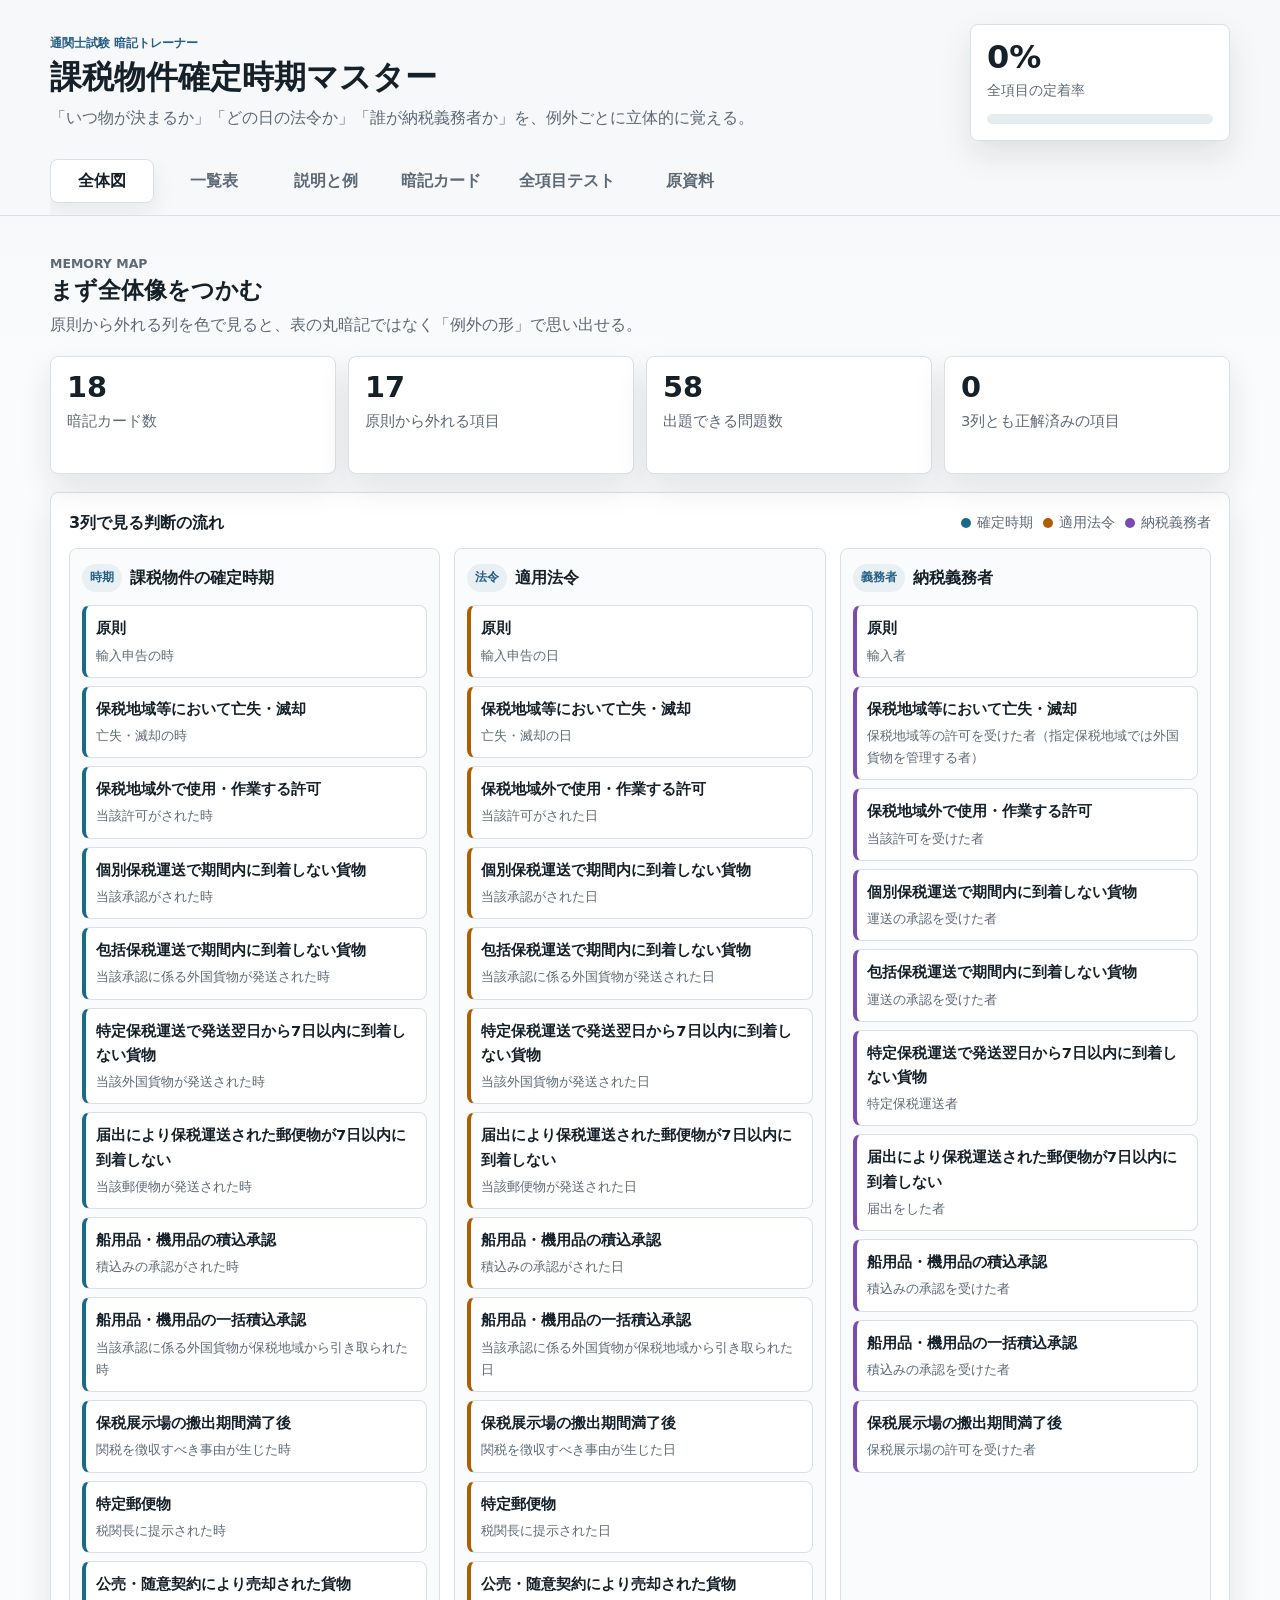
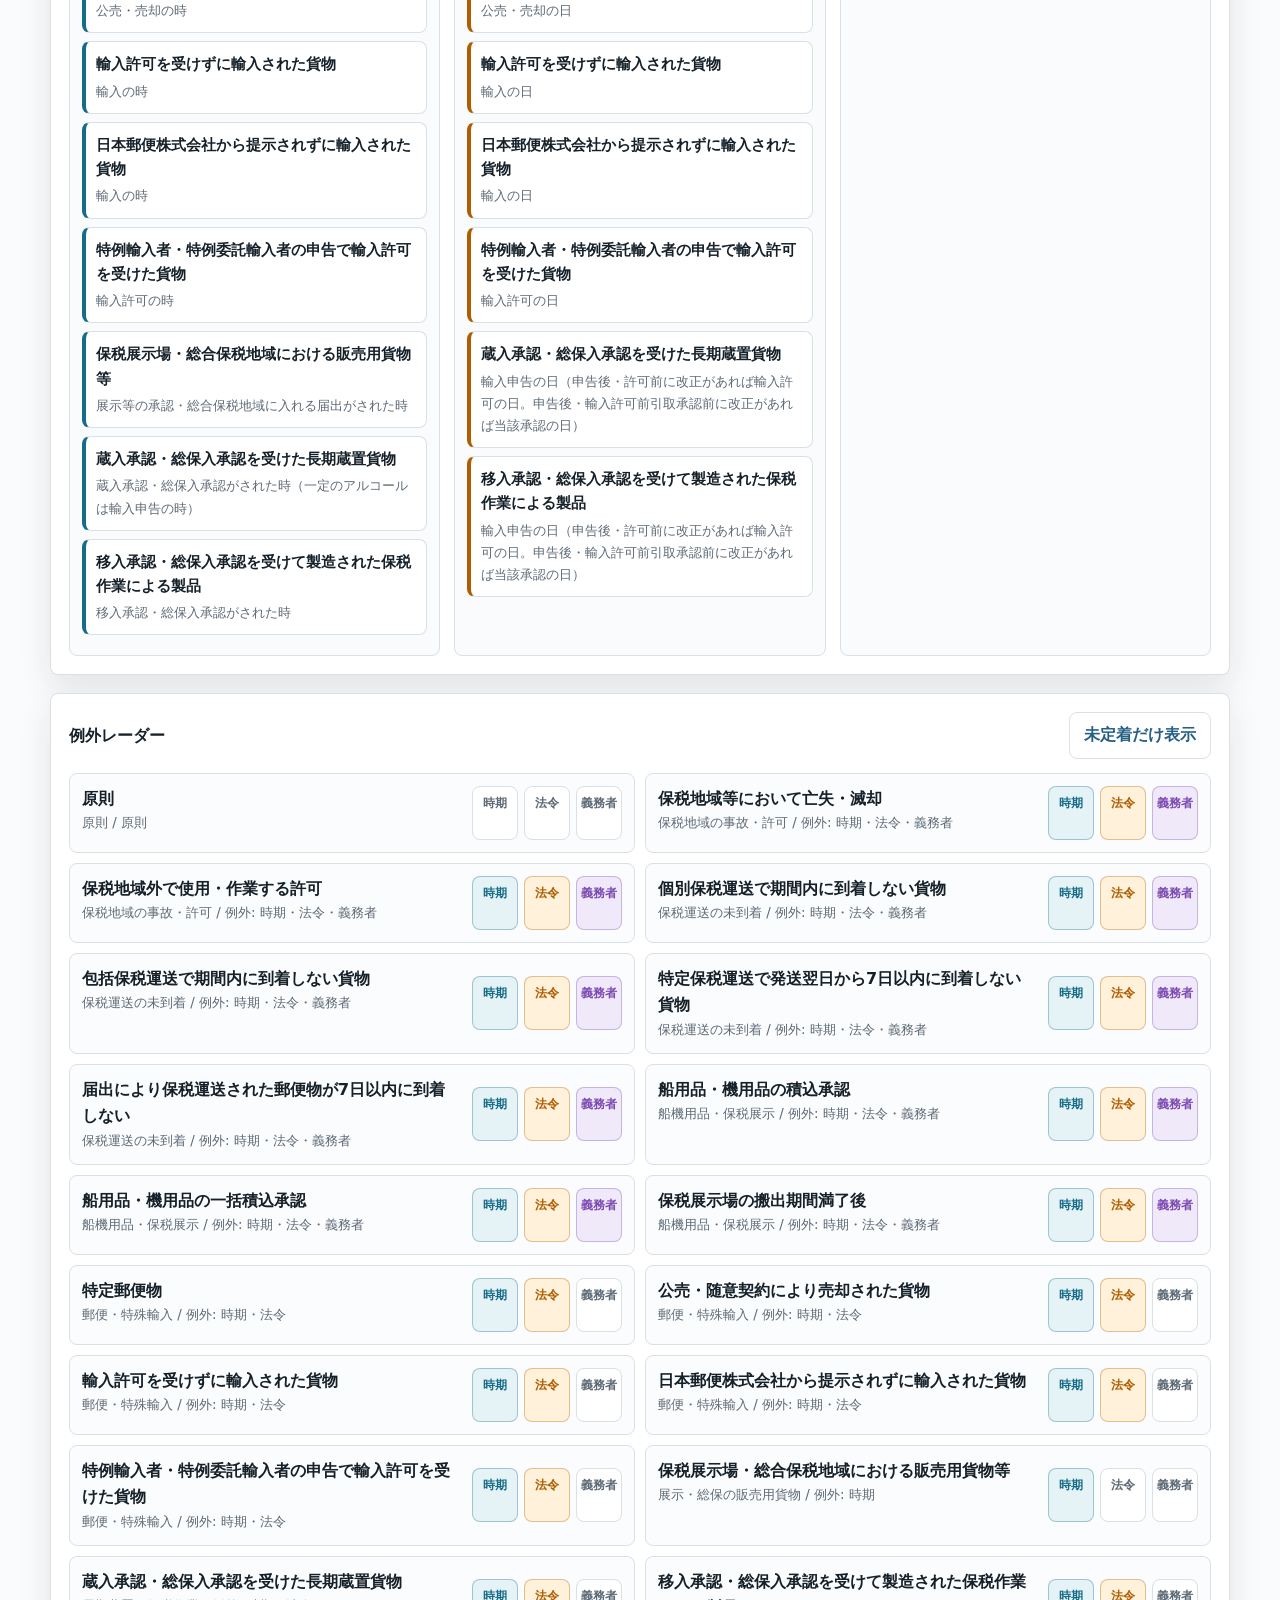
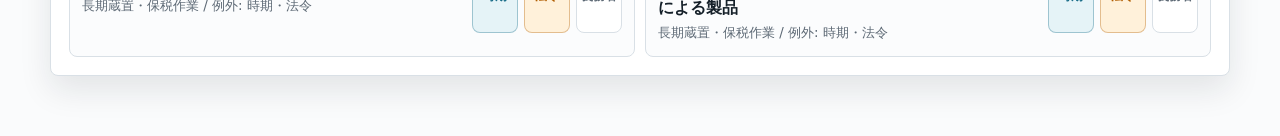
<file: customs-duty-master/index.html>
<!doctype html>
<html lang="ja">
  <head>
    <meta charset="utf-8" />
    <meta name="viewport" content="width=device-width, initial-scale=1" />
    <title>課税物件確定時期マスター</title>
    <link rel="icon" href="data:," />
    <link rel="stylesheet" href="styles.css" />
  </head>
  <body>
    <header class="app-header">
      <div class="header-inner">
        <div>
          <p class="eyebrow">通関士試験 暗記トレーナー</p>
          <h1>課税物件確定時期マスター</h1>
          <p class="lead">「いつ物が決まるか」「どの日の法令か」「誰が納税義務者か」を、例外ごとに立体的に覚える。</p>
        </div>
        <div class="score-panel" aria-label="学習進捗">
          <div class="score-number" id="masteryPercent">0%</div>
          <div class="score-copy">全項目の定着率</div>
          <div class="progress-track" aria-hidden="true">
            <div class="progress-fill" id="masteryBar"></div>
          </div>
        </div>
      </div>
      <nav class="tabs" aria-label="学習メニュー">
        <button class="tab is-active" data-tab="overview">全体図</button>
        <button class="tab" data-tab="matrix">一覧表</button>
        <button class="tab" data-tab="examples">説明と例</button>
        <button class="tab" data-tab="cards">暗記カード</button>
        <button class="tab" data-tab="quiz">全項目テスト</button>
        <button class="tab" data-tab="sources">原資料</button>
      </nav>
    </header>

    <main>
      <section class="view is-active" id="overview">
        <div class="section-heading">
          <p class="eyebrow">Memory Map</p>
          <h2>まず全体像をつかむ</h2>
          <p>原則から外れる列を色で見ると、表の丸暗記ではなく「例外の形」で思い出せる。</p>
        </div>
        <div class="summary-grid" id="summaryGrid"></div>
        <div class="visual-board">
          <div class="board-head">
            <h3>3列で見る判断の流れ</h3>
            <div class="legend">
              <span><i class="dot dot-time"></i>確定時期</span>
              <span><i class="dot dot-law"></i>適用法令</span>
              <span><i class="dot dot-tax"></i>納税義務者</span>
            </div>
          </div>
          <div class="flow-lanes" id="flowLanes"></div>
        </div>
        <div class="exception-board">
          <div class="board-head">
            <h3>例外レーダー</h3>
            <button class="ghost-button" id="toggleOnlyWeak">未定着だけ表示</button>
          </div>
          <div class="radar-list" id="radarList"></div>
        </div>
      </section>

      <section class="view" id="matrix">
        <div class="section-heading">
          <p class="eyebrow">Reference</p>
          <h2>表を崩して覚える</h2>
          <p>各行をカード化し、原則と違う列だけを強調している。</p>
        </div>
        <div class="toolbar">
          <label class="search-box">
            <span>検索</span>
            <input id="searchInput" type="search" placeholder="例: 保税運送、郵便、承認" />
          </label>
          <select id="groupFilter" aria-label="分類で絞り込み">
            <option value="all">すべての分類</option>
          </select>
        </div>
        <div class="table-wrap">
          <table class="study-table">
            <thead>
              <tr>
                <th>対象</th>
                <th>課税物件の確定時期</th>
                <th>適用法令</th>
                <th>納税義務者</th>
                <th>例外の形</th>
              </tr>
            </thead>
            <tbody id="matrixBody"></tbody>
          </table>
        </div>
      </section>

      <section class="view" id="examples">
        <div class="section-heading">
          <p class="eyebrow">Understanding</p>
          <h2>説明と例でつなげる</h2>
          <p>状況を具体例に変換して、試験問題の文章から表の行へ戻れるようにする。</p>
        </div>
        <div class="example-grid" id="exampleGrid"></div>
      </section>

      <section class="view" id="cards">
        <div class="section-heading">
          <p class="eyebrow">Flash Cards</p>
          <h2>1枚ずつ即答する</h2>
          <p>表面は状況、裏面は3列の答え。弱いカードは全体図でも目立つ。</p>
        </div>
        <div class="card-stage">
          <div class="flash-card" id="flashCard" tabindex="0" role="button" aria-label="暗記カードをめくる"></div>
          <div class="card-controls">
            <button class="secondary-button" id="prevCard">前へ</button>
            <button class="primary-button" id="flipCard">答えを見る</button>
            <button class="secondary-button" id="nextCard">次へ</button>
          </div>
          <div class="card-controls">
            <button class="mark-button good" id="markMastered">覚えた</button>
            <button class="mark-button weak" id="markWeak">あやしい</button>
          </div>
        </div>
      </section>

      <section class="view" id="quiz">
        <div class="section-heading">
          <p class="eyebrow">Quiz</p>
          <h2>全範囲を出題で固める</h2>
          <p>各行の「確定時期・適用法令・納税義務者」をすべて問題化。補足ルールも別問にしている。</p>
        </div>
        <div class="quiz-layout">
          <aside class="quiz-side">
            <button class="primary-button wide" id="startAllQuiz">全項目テスト開始</button>
            <button class="secondary-button wide" id="startQuickQuiz">ランダム10問</button>
            <button class="ghost-button wide" id="resetProgress">進捗をリセット</button>
            <div class="coverage-panel">
              <h3>カバー状況</h3>
              <div class="coverage-grid" id="coverageGrid"></div>
            </div>
          </aside>
          <div class="quiz-panel" id="quizPanel">
            <div class="empty-state">
              <h3>出題モードを選ぶ</h3>
              <p>全項目テストは、画像4枚の表にある各行を3列すべて確認する。</p>
            </div>
          </div>
        </div>
      </section>

      <section class="view" id="sources">
        <div class="section-heading">
          <p class="eyebrow">Source Images</p>
          <h2>元画像で確認する</h2>
          <p>迷ったときは原資料に戻り、表の位置ごと記憶する。</p>
        </div>
        <div class="source-grid">
          <figure>
            <img src="S__109862923_0.jpg" alt="原則と主要例外の表" />
            <figcaption>原則、保税地域、保税運送、船機用品、保税展示場</figcaption>
          </figure>
          <figure>
            <img src="S__109862924_0.jpg" alt="特定郵便物などの表" />
            <figcaption>特定郵便物、公売、無許可輸入、日本郵便、特例輸入</figcaption>
          </figure>
          <figure>
            <img src="S__109862925_0.jpg" alt="課税物件確定時期のみ例外の解説" />
            <figcaption>保税展示場・総合保税地域における販売用貨物等</figcaption>
          </figure>
          <figure>
            <img src="S__109862926_0.jpg" alt="適用法令の例外と長期蔵置貨物の表" />
            <figcaption>輸入許可前引取承認、長期蔵置貨物、保税作業による製品</figcaption>
          </figure>
        </div>
      </section>
    </main>

    <script src="app.js"></script>
  </body>
</html>
</file>
<file: customs-duty-master/styles.css>
:root {
  --ink: #152029;
  --muted: #5d6975;
  --line: #d9e0e6;
  --paper: #f6f8f9;
  --panel: #ffffff;
  --time: #176b87;
  --law: #b05d00;
  --tax: #7b4ab1;
  --good: #1f7a4d;
  --weak: #bd4b39;
  --accent: #255f85;
  --soft-time: #e5f3f7;
  --soft-law: #fff1da;
  --soft-tax: #f0e9fa;
  --soft-good: #e6f4ed;
  --soft-weak: #fdecea;
  --shadow: 0 14px 32px rgba(20, 31, 43, 0.1);
}

* {
  box-sizing: border-box;
  letter-spacing: 0;
}

html {
  scroll-behavior: smooth;
}

body {
  margin: 0;
  color: var(--ink);
  background:
    linear-gradient(180deg, rgba(240, 244, 247, 0.96), rgba(250, 251, 252, 1) 360px),
    var(--paper);
  font-family:
    "Yu Gothic UI",
    "Yu Gothic",
    "Hiragino Kaku Gothic ProN",
    Meiryo,
    system-ui,
    sans-serif;
  font-size: 16px;
  line-height: 1.65;
}

button,
input,
select {
  font: inherit;
}

button {
  cursor: pointer;
}

.app-header {
  position: sticky;
  top: 0;
  z-index: 10;
  background: rgba(246, 248, 249, 0.94);
  border-bottom: 1px solid var(--line);
  backdrop-filter: blur(14px);
}

.header-inner {
  display: grid;
  grid-template-columns: minmax(0, 1fr) 260px;
  gap: 24px;
  width: min(1180px, calc(100% - 32px));
  margin: 0 auto;
  padding: 24px 0 18px;
  align-items: center;
}

.eyebrow {
  margin: 0 0 4px;
  color: var(--accent);
  font-size: 0.78rem;
  font-weight: 800;
  text-transform: uppercase;
}

h1,
h2,
h3 {
  margin: 0;
  line-height: 1.25;
}

h1 {
  font-size: 2rem;
}

h2 {
  font-size: 1.45rem;
}

h3 {
  font-size: 1rem;
}

.lead,
.section-heading p {
  margin: 8px 0 0;
  color: var(--muted);
}

.score-panel {
  padding: 16px;
  background: var(--panel);
  border: 1px solid var(--line);
  border-radius: 8px;
  box-shadow: var(--shadow);
}

.score-number {
  font-size: 2rem;
  font-weight: 900;
  line-height: 1;
}

.score-copy {
  margin: 6px 0 12px;
  color: var(--muted);
  font-size: 0.86rem;
}

.progress-track {
  height: 10px;
  overflow: hidden;
  background: #e7ecef;
  border-radius: 999px;
}

.progress-fill {
  width: 0;
  height: 100%;
  background: linear-gradient(90deg, var(--time), var(--law), var(--tax));
  border-radius: inherit;
  transition: width 0.25s ease;
}

.tabs {
  display: flex;
  gap: 8px;
  width: min(1180px, calc(100% - 32px));
  margin: 0 auto;
  padding: 0 0 12px;
  overflow-x: auto;
}

.tab {
  flex: 0 0 auto;
  min-width: 104px;
  min-height: 40px;
  padding: 8px 14px;
  color: var(--muted);
  background: transparent;
  border: 1px solid transparent;
  border-radius: 8px;
  font-weight: 800;
}

.tab:hover,
.tab:focus-visible {
  border-color: var(--line);
  background: var(--panel);
}

.tab.is-active {
  color: var(--ink);
  background: var(--panel);
  border-color: var(--line);
  box-shadow: 0 8px 22px rgba(20, 31, 43, 0.08);
}

main {
  width: min(1180px, calc(100% - 32px));
  margin: 0 auto;
  padding: 30px 0 60px;
}

.view {
  display: none;
}

.view.is-active {
  display: block;
}

.section-heading {
  max-width: 820px;
  margin-bottom: 18px;
}

.summary-grid {
  display: grid;
  grid-template-columns: repeat(4, minmax(0, 1fr));
  gap: 12px;
  margin-bottom: 18px;
}

.summary-card,
.visual-board,
.exception-board,
.quiz-panel,
.quiz-side,
.coverage-panel,
.flash-card,
.empty-state {
  background: var(--panel);
  border: 1px solid var(--line);
  border-radius: 8px;
  box-shadow: var(--shadow);
}

.summary-card {
  min-height: 118px;
  padding: 16px;
}

.summary-card strong {
  display: block;
  margin-bottom: 6px;
  font-size: 1.8rem;
  line-height: 1;
}

.summary-card span {
  color: var(--muted);
  font-size: 0.92rem;
}

.visual-board,
.exception-board {
  margin-top: 18px;
  padding: 18px;
}

.board-head {
  display: flex;
  gap: 12px;
  justify-content: space-between;
  align-items: center;
  margin-bottom: 14px;
}

.legend {
  display: flex;
  flex-wrap: wrap;
  gap: 10px;
  color: var(--muted);
  font-size: 0.88rem;
}

.legend span {
  display: inline-flex;
  gap: 6px;
  align-items: center;
}

.dot {
  display: inline-block;
  width: 10px;
  height: 10px;
  border-radius: 50%;
}

.dot-time {
  background: var(--time);
}

.dot-law {
  background: var(--law);
}

.dot-tax {
  background: var(--tax);
}

.flow-lanes {
  display: grid;
  grid-template-columns: repeat(3, minmax(0, 1fr));
  gap: 14px;
}

.lane {
  min-height: 420px;
  padding: 12px;
  background: #f9fbfc;
  border: 1px solid var(--line);
  border-radius: 8px;
}

.lane-title {
  display: flex;
  gap: 8px;
  align-items: center;
  min-height: 34px;
  margin-bottom: 10px;
  font-weight: 900;
}

.lane-title .badge {
  min-width: 28px;
  height: 28px;
}

.mini-card {
  padding: 10px;
  margin-bottom: 8px;
  background: var(--panel);
  border: 1px solid var(--line);
  border-left: 4px solid var(--accent);
  border-radius: 8px;
}

.mini-card strong {
  display: block;
  margin-bottom: 4px;
  font-size: 0.92rem;
}

.mini-card span {
  display: block;
  color: var(--muted);
  font-size: 0.84rem;
  overflow-wrap: anywhere;
}

.mini-card.time {
  border-left-color: var(--time);
}

.mini-card.law {
  border-left-color: var(--law);
}

.mini-card.taxpayer {
  border-left-color: var(--tax);
}

.radar-list {
  display: grid;
  grid-template-columns: repeat(2, minmax(0, 1fr));
  gap: 10px;
}

.radar-item {
  display: grid;
  grid-template-columns: minmax(0, 1fr) 150px;
  gap: 12px;
  padding: 12px;
  background: #fbfcfd;
  border: 1px solid var(--line);
  border-radius: 8px;
}

.radar-title {
  font-weight: 900;
  overflow-wrap: anywhere;
}

.radar-sub {
  color: var(--muted);
  font-size: 0.84rem;
}

.radar-marks {
  display: grid;
  grid-template-columns: repeat(3, 1fr);
  gap: 6px;
  align-items: center;
}

.radar-chip {
  min-height: 54px;
  padding: 7px 4px;
  text-align: center;
  border: 1px solid var(--line);
  border-radius: 8px;
  color: var(--muted);
  font-size: 0.75rem;
  font-weight: 900;
  background: #fff;
}

.radar-chip.is-diff.time {
  color: var(--time);
  background: var(--soft-time);
  border-color: rgba(23, 107, 135, 0.35);
}

.radar-chip.is-diff.law {
  color: var(--law);
  background: var(--soft-law);
  border-color: rgba(176, 93, 0, 0.35);
}

.radar-chip.is-diff.taxpayer {
  color: var(--tax);
  background: var(--soft-tax);
  border-color: rgba(123, 74, 177, 0.35);
}

.radar-item.is-mastered {
  opacity: 0.72;
}

.toolbar {
  display: flex;
  flex-wrap: wrap;
  gap: 12px;
  align-items: end;
  margin-bottom: 14px;
}

.search-box {
  display: grid;
  gap: 4px;
  min-width: min(420px, 100%);
  color: var(--muted);
  font-size: 0.86rem;
  font-weight: 800;
}

.search-box input,
.toolbar select {
  min-height: 42px;
  padding: 8px 12px;
  color: var(--ink);
  background: var(--panel);
  border: 1px solid var(--line);
  border-radius: 8px;
}

.table-wrap {
  overflow-x: auto;
  background: var(--panel);
  border: 1px solid var(--line);
  border-radius: 8px;
  box-shadow: var(--shadow);
}

.study-table {
  width: 100%;
  min-width: 920px;
  border-collapse: collapse;
}

.study-table th,
.study-table td {
  padding: 13px 14px;
  text-align: left;
  vertical-align: top;
  border-bottom: 1px solid var(--line);
  overflow-wrap: anywhere;
}

.study-table th {
  position: sticky;
  top: 0;
  z-index: 1;
  background: #edf2f4;
  font-size: 0.88rem;
}

.study-table tr:last-child td {
  border-bottom: 0;
}

.target-cell strong {
  display: block;
  margin-bottom: 4px;
}

.group-tag,
.badge {
  display: inline-flex;
  align-items: center;
  justify-content: center;
  min-height: 26px;
  padding: 3px 8px;
  color: var(--accent);
  background: #e8f0f4;
  border-radius: 999px;
  font-size: 0.75rem;
  font-weight: 900;
}

.diff-list {
  display: flex;
  flex-wrap: wrap;
  gap: 6px;
}

.diff-pill {
  padding: 5px 8px;
  border-radius: 999px;
  font-size: 0.78rem;
  font-weight: 900;
}

.diff-pill.none {
  color: var(--good);
  background: var(--soft-good);
}

.diff-pill.time {
  color: var(--time);
  background: var(--soft-time);
}

.diff-pill.law {
  color: var(--law);
  background: var(--soft-law);
}

.diff-pill.taxpayer {
  color: var(--tax);
  background: var(--soft-tax);
}

.example-grid {
  display: grid;
  grid-template-columns: repeat(3, minmax(0, 1fr));
  gap: 14px;
}

.example-card {
  display: flex;
  flex-direction: column;
  min-height: 320px;
  padding: 16px;
  background: var(--panel);
  border: 1px solid var(--line);
  border-radius: 8px;
  box-shadow: var(--shadow);
}

.example-card h3 {
  margin: 8px 0;
}

.example-card p {
  margin: 0 0 10px;
  color: var(--muted);
  overflow-wrap: anywhere;
}

.answer-strip {
  display: grid;
  gap: 8px;
  margin-top: auto;
}

.answer-line {
  padding: 8px 10px;
  background: #f7f9fa;
  border: 1px solid var(--line);
  border-radius: 8px;
  font-size: 0.9rem;
}

.answer-line b {
  display: block;
  color: var(--muted);
  font-size: 0.76rem;
}

.memory-tip {
  margin-top: 10px;
  padding: 10px;
  color: #5a3d08;
  background: #fff6dc;
  border: 1px solid #ecd48b;
  border-radius: 8px;
}

.card-stage {
  max-width: 720px;
  margin: 0 auto;
}

.flash-card {
  display: grid;
  min-height: 360px;
  padding: 28px;
  align-content: center;
  outline: none;
}

.flash-card:focus-visible {
  border-color: var(--accent);
  box-shadow: 0 0 0 4px rgba(37, 95, 133, 0.16);
}

.flash-kicker {
  color: var(--accent);
  font-size: 0.8rem;
  font-weight: 900;
}

.flash-title {
  margin: 8px 0 14px;
  font-size: 1.45rem;
  font-weight: 900;
  line-height: 1.35;
}

.flash-body {
  color: var(--muted);
  overflow-wrap: anywhere;
}

.flash-answers {
  display: grid;
  gap: 10px;
  margin-top: 18px;
}

.card-controls {
  display: flex;
  flex-wrap: wrap;
  gap: 10px;
  justify-content: center;
  margin-top: 14px;
}

.primary-button,
.secondary-button,
.ghost-button,
.mark-button {
  min-height: 42px;
  padding: 9px 14px;
  border-radius: 8px;
  font-weight: 900;
}

.primary-button {
  color: #fff;
  background: var(--accent);
  border: 1px solid var(--accent);
}

.secondary-button {
  color: var(--ink);
  background: var(--panel);
  border: 1px solid var(--line);
}

.ghost-button {
  color: var(--accent);
  background: transparent;
  border: 1px solid var(--line);
}

.mark-button.good {
  color: var(--good);
  background: var(--soft-good);
  border: 1px solid rgba(31, 122, 77, 0.35);
}

.mark-button.weak {
  color: var(--weak);
  background: var(--soft-weak);
  border: 1px solid rgba(189, 75, 57, 0.35);
}

.wide {
  width: 100%;
}

.quiz-layout {
  display: grid;
  grid-template-columns: 300px minmax(0, 1fr);
  gap: 16px;
  align-items: start;
}

.quiz-side {
  display: grid;
  gap: 10px;
  padding: 14px;
}

.coverage-panel {
  padding: 14px;
  box-shadow: none;
}

.coverage-panel h3 {
  margin-bottom: 10px;
}

.coverage-grid {
  display: grid;
  gap: 8px;
}

.coverage-row {
  display: grid;
  grid-template-columns: minmax(0, 1fr) repeat(3, 26px);
  gap: 6px;
  align-items: center;
  font-size: 0.78rem;
}

.coverage-name {
  overflow: hidden;
  text-overflow: ellipsis;
  white-space: nowrap;
}

.coverage-cell {
  width: 26px;
  height: 26px;
  border: 1px solid var(--line);
  border-radius: 6px;
  background: #fff;
}

.coverage-cell.ok {
  background: var(--soft-good);
  border-color: rgba(31, 122, 77, 0.45);
}

.coverage-cell.miss {
  background: var(--soft-weak);
  border-color: rgba(189, 75, 57, 0.45);
}

.quiz-panel {
  min-height: 460px;
  padding: 20px;
}

.empty-state {
  display: grid;
  min-height: 260px;
  padding: 24px;
  place-content: center;
  text-align: center;
  box-shadow: none;
}

.empty-state p {
  margin: 8px 0 0;
  color: var(--muted);
}

.quiz-topline {
  display: flex;
  gap: 12px;
  justify-content: space-between;
  align-items: center;
  margin-bottom: 16px;
  color: var(--muted);
  font-weight: 900;
}

.question-title {
  margin-bottom: 10px;
  font-size: 1.24rem;
  font-weight: 900;
  line-height: 1.45;
}

.question-hint {
  margin-bottom: 16px;
  color: var(--muted);
}

.choices {
  display: grid;
  gap: 10px;
}

.choice {
  width: 100%;
  min-height: 52px;
  padding: 12px;
  text-align: left;
  background: #fff;
  border: 1px solid var(--line);
  border-radius: 8px;
  overflow-wrap: anywhere;
}

.choice:hover,
.choice:focus-visible {
  border-color: var(--accent);
  background: #f4f9fb;
}

.choice.correct {
  color: var(--good);
  background: var(--soft-good);
  border-color: rgba(31, 122, 77, 0.45);
}

.choice.wrong {
  color: var(--weak);
  background: var(--soft-weak);
  border-color: rgba(189, 75, 57, 0.45);
}

.feedback {
  margin-top: 16px;
  padding: 12px;
  border-radius: 8px;
  border: 1px solid var(--line);
  background: #f8fafb;
}

.feedback.good {
  color: var(--good);
  background: var(--soft-good);
  border-color: rgba(31, 122, 77, 0.45);
}

.feedback.bad {
  color: var(--weak);
  background: var(--soft-weak);
  border-color: rgba(189, 75, 57, 0.45);
}

.quiz-actions {
  display: flex;
  gap: 10px;
  justify-content: flex-end;
  margin-top: 16px;
}

.result-list {
  display: grid;
  gap: 8px;
  margin-top: 14px;
}

.result-row {
  padding: 10px;
  border: 1px solid var(--line);
  border-radius: 8px;
  background: #fbfcfd;
}

.source-grid {
  display: grid;
  grid-template-columns: repeat(2, minmax(0, 1fr));
  gap: 16px;
}

.source-grid figure {
  margin: 0;
  overflow: hidden;
  background: var(--panel);
  border: 1px solid var(--line);
  border-radius: 8px;
  box-shadow: var(--shadow);
}

.source-grid img {
  display: block;
  width: 100%;
  height: 540px;
  object-fit: contain;
  background: #edf1f3;
}

.source-grid figcaption {
  padding: 12px;
  color: var(--muted);
  font-size: 0.9rem;
}

.hidden {
  display: none !important;
}

@media (max-width: 980px) {
  .header-inner,
  .quiz-layout {
    grid-template-columns: 1fr;
  }

  .score-panel {
    max-width: 360px;
  }

  .summary-grid,
  .flow-lanes,
  .example-grid,
  .source-grid {
    grid-template-columns: 1fr 1fr;
  }

  .radar-list {
    grid-template-columns: 1fr;
  }
}

@media (max-width: 640px) {
  body {
    font-size: 15px;
  }

  h1 {
    font-size: 1.55rem;
  }

  .header-inner {
    width: min(100% - 20px, 1180px);
    padding-top: 16px;
  }

  .tabs,
  main {
    width: min(100% - 20px, 1180px);
  }

  .summary-grid,
  .flow-lanes,
  .example-grid,
  .source-grid {
    grid-template-columns: 1fr;
  }

  .board-head,
  .quiz-topline {
    align-items: flex-start;
    flex-direction: column;
  }

  .radar-item {
    grid-template-columns: 1fr;
  }

  .flash-card {
    min-height: 430px;
    padding: 20px;
  }

  .source-grid img {
    height: 420px;
  }
}
</file>
